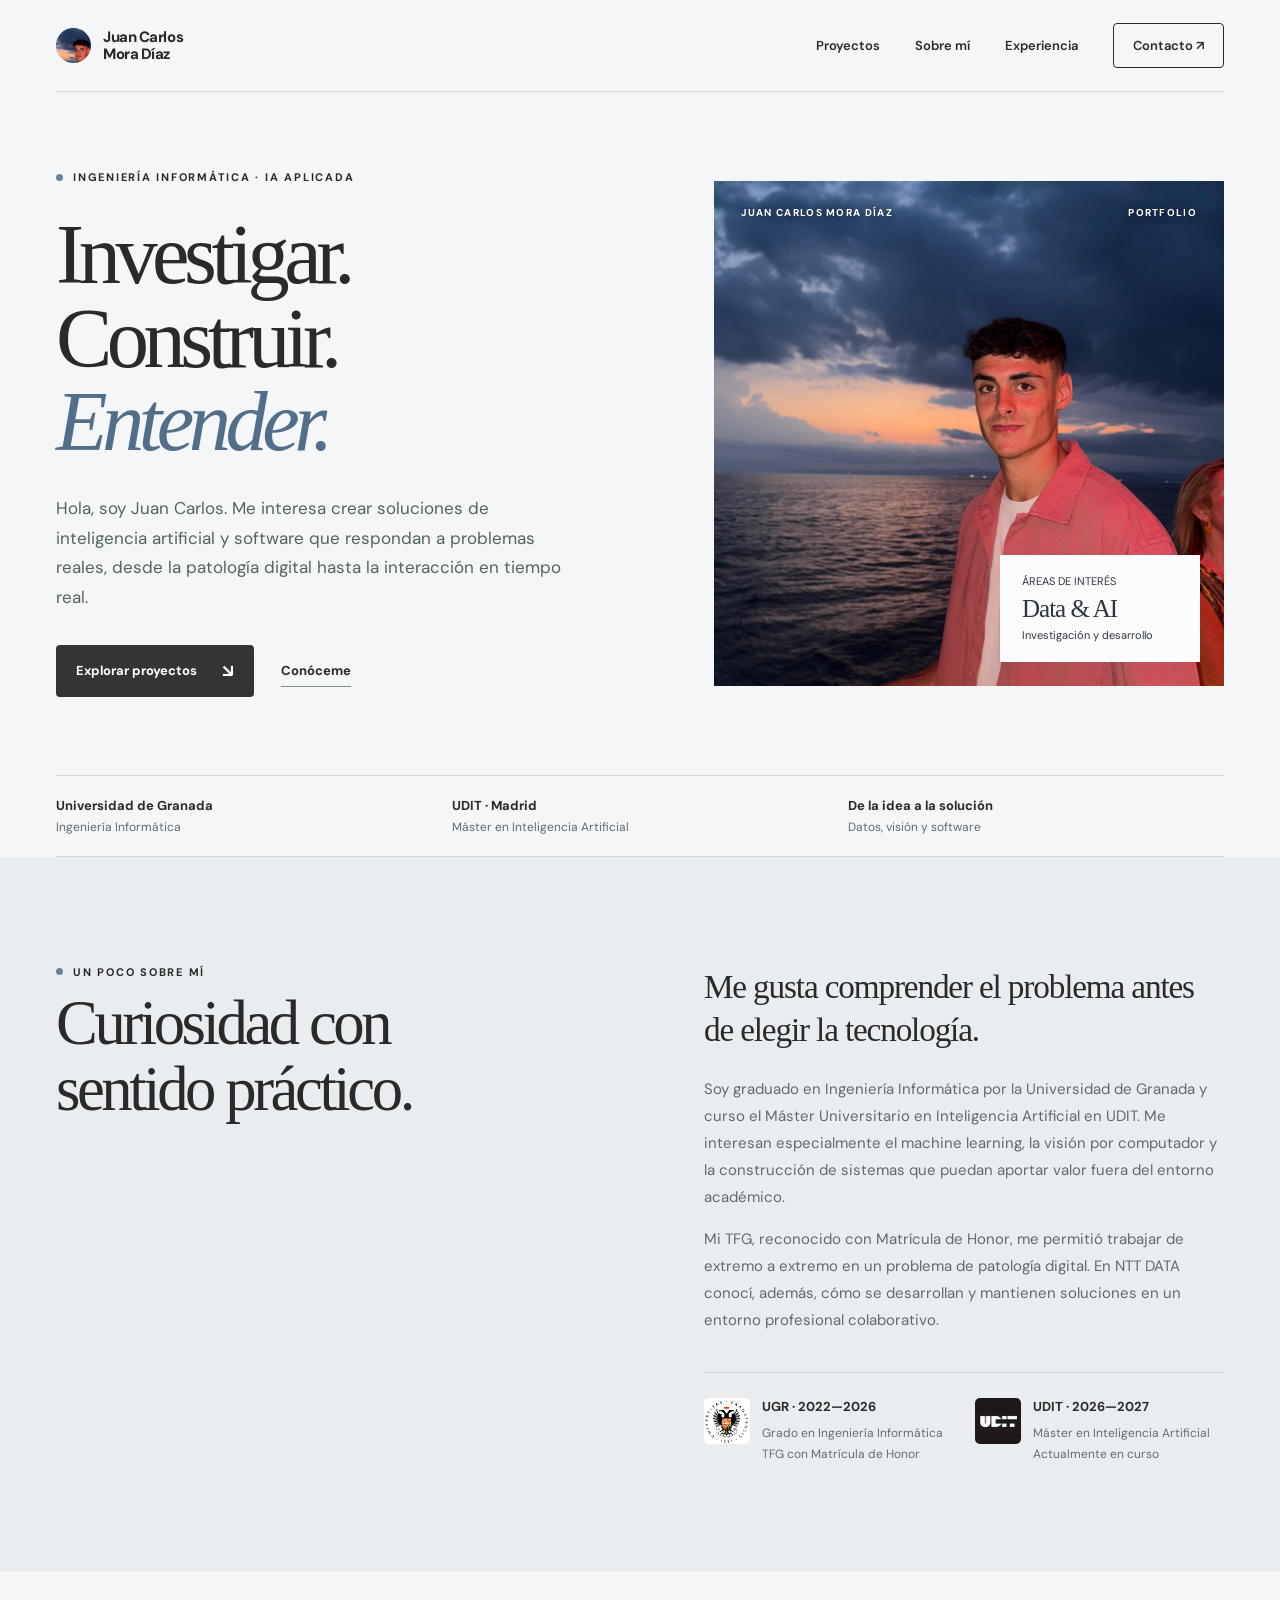
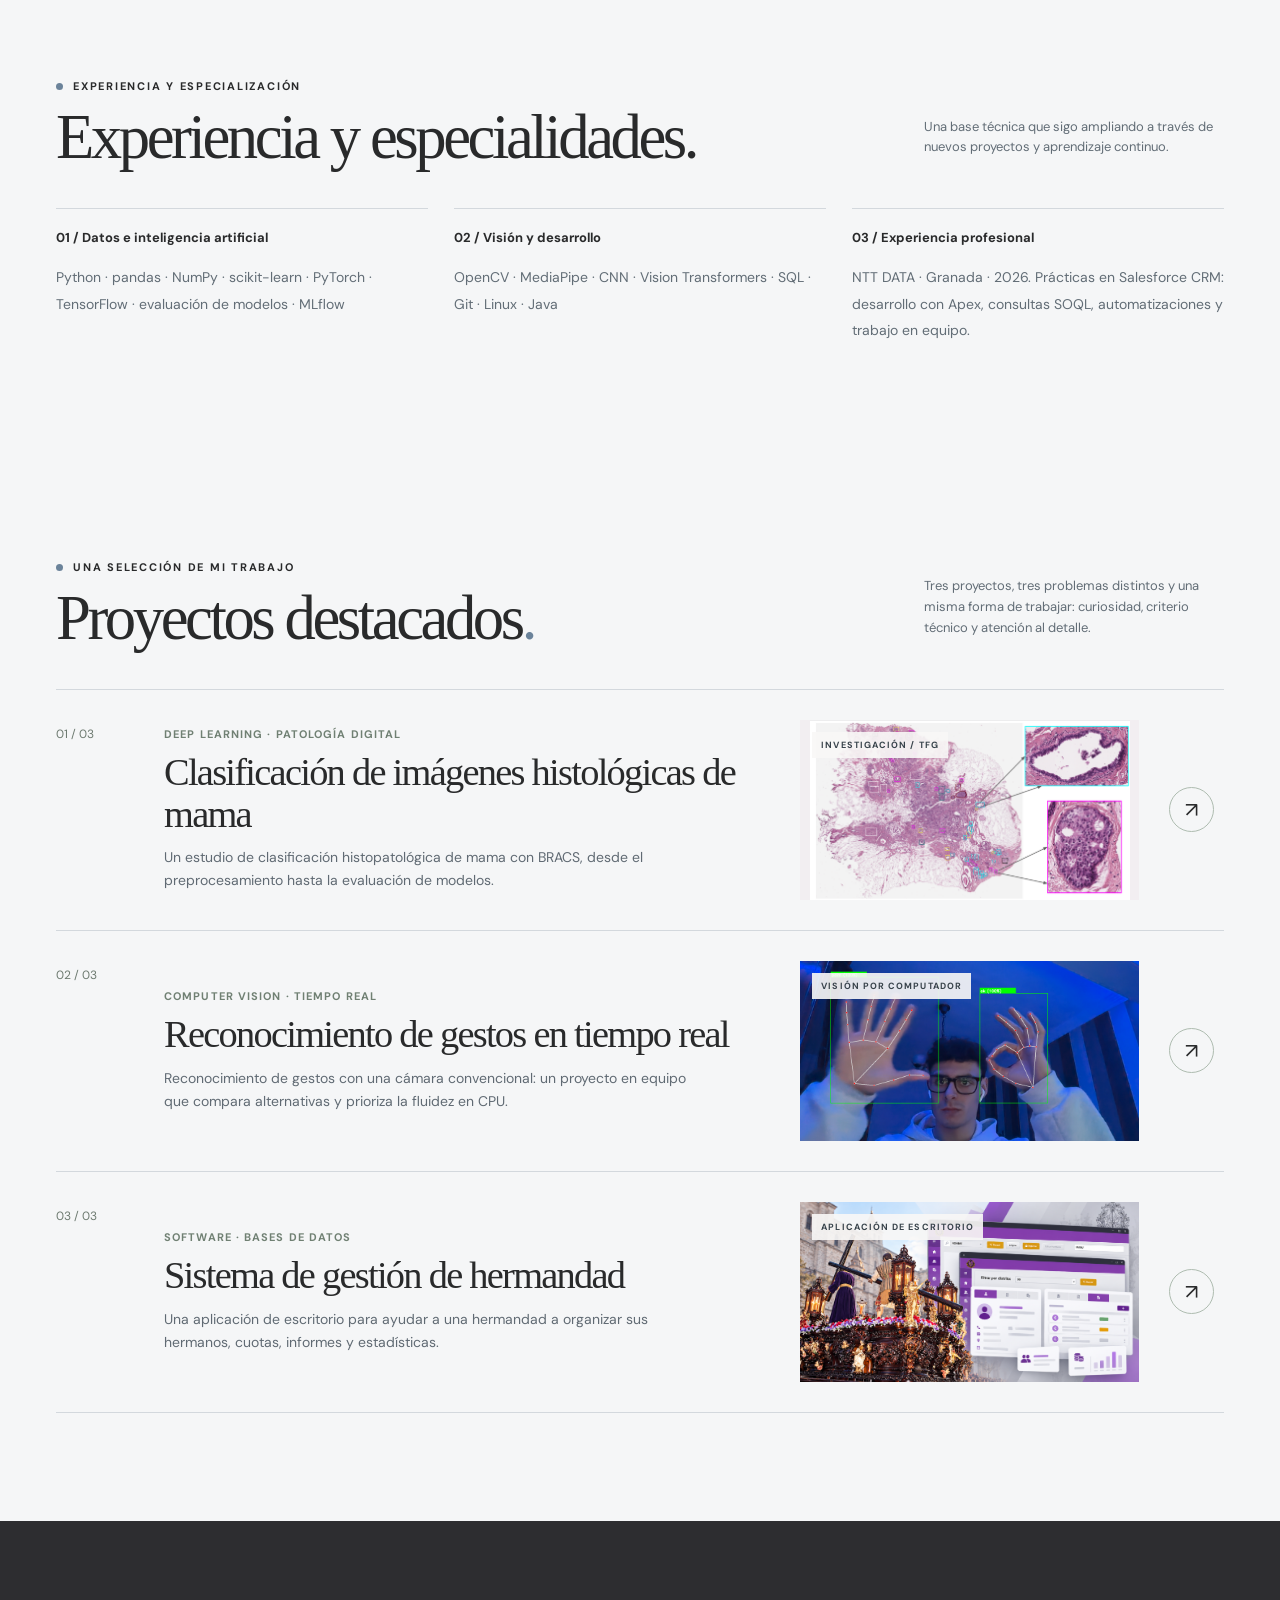
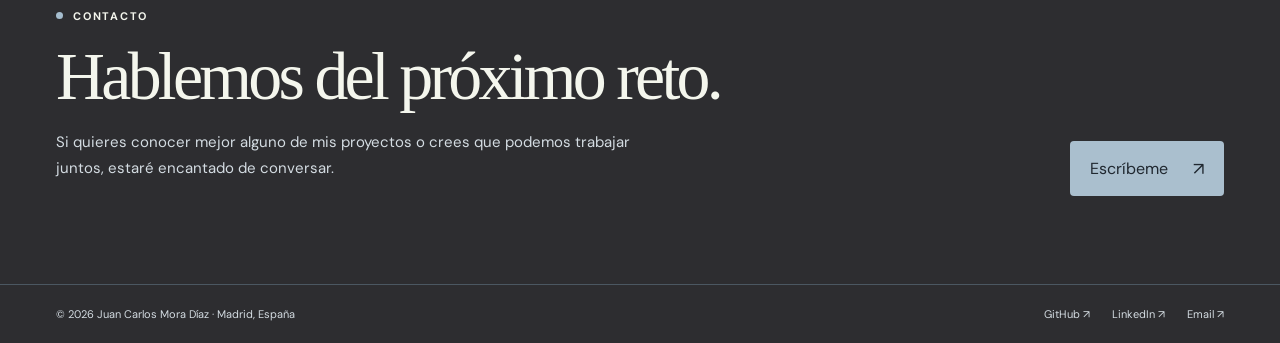
<file: index.html>
<!doctype html><html lang="es"><head><meta charset="utf-8"><meta name="viewport" content="width=device-width, initial-scale=1"><meta name="theme-color" content="#f5f5ef"><meta name="description" content="Portfolio de Juan Carlos Mora Díaz: inteligencia artificial, visión por computador y desarrollo de software."><title>Juan Carlos Mora Díaz | Data Science &amp; AI</title><link rel="stylesheet" href="styles.css"></head><body><a class="skip" href="#contenido">Saltar al contenido</a><header class="container topbar"><a class="brand" href="index.html" aria-label="Juan Carlos Mora, inicio"><span class="brand-mark profile-photo"><img src="assets/perfil/juan-carlos.jpg" alt=""></span><span>Juan Carlos<br>Mora Díaz</span></a><nav class="nav" aria-label="Navegación principal"><a href="index.html#proyectos">Proyectos</a><a href="index.html#sobre-mi">Sobre mí</a><a href="index.html#experiencia">Experiencia</a><a href="index.html#contacto" class="nav-contact">Contacto <span aria-hidden="true">↗</span></a></nav></header><main id="contenido"><section class="container hero"><div><div class="kicker">Ingeniería informática · IA aplicada</div><h1>Investigar.<br>Construir.<br><em>Entender.</em></h1><p class="hero-copy">Hola, soy Juan Carlos. Me interesa crear soluciones de inteligencia artificial y software que respondan a problemas reales, desde la patología digital hasta la interacción en tiempo real.</p><div class="hero-actions"><a class="button" href="#proyectos">Explorar proyectos <span class="arrow" aria-hidden="true">↘</span></a><a class="plain-link" href="#sobre-mi">Conóceme</a></div></div><div class="visual profile-hero"><img src="assets/perfil/juan-carlos.jpg" alt="Juan Carlos Mora Díaz"><div class="visual-label"><span>Juan Carlos Mora Díaz</span><span>Portfolio</span></div><div class="visual-stamp"><span>ÁREAS DE INTERÉS</span><strong>Data &amp; AI</strong>Investigación y desarrollo</div></div></section><div class="container hero-foot"><div><strong>Universidad de Granada</strong>Ingeniería Informática</div><div><strong>UDIT · Madrid</strong>Máster en Inteligencia Artificial</div><div><strong>De la idea a la solución</strong>Datos, visión y software</div></div><section class="about section" id="sobre-mi"><div class="container about-grid"><div><div class="kicker">Un poco sobre mí</div><h2 class="section-title">Curiosidad con<br>sentido práctico.</h2></div><div><p class="about-copy">Me gusta comprender el problema antes de elegir la tecnología.</p><p class="body-copy">Soy graduado en Ingeniería Informática por la Universidad de Granada y curso el Máster Universitario en Inteligencia Artificial en UDIT. Me interesan especialmente el machine learning, la visión por computador y la construcción de sistemas que puedan aportar valor fuera del entorno académico.</p><p class="body-copy">Mi TFG, reconocido con Matrícula de Honor, me permitió trabajar de extremo a extremo en un problema de patología digital. En NTT DATA conocí, además, cómo se desarrollan y mantienen soluciones en un entorno profesional colaborativo.</p><div class="credentials"><div class="education-entry"><span class="education-logo ugr-logo"><img src="assets/educacion/ugr.png" alt="Logo de la Universidad de Granada"></span><div><strong>UGR · 2022—2026</strong><span>Grado en Ingeniería Informática<br>TFG con Matrícula de Honor</span></div></div><div class="education-entry"><span class="education-logo udit-logo"><img src="assets/educacion/udit.png" alt="Logo de UDIT"></span><div><strong>UDIT · 2026—2027</strong><span>Máster en Inteligencia Artificial<br>Actualmente en curso</span></div></div></div></div></div></section><section class="container section" id="experiencia"><div class="section-heading"><div><div class="kicker">Experiencia y especialización</div><h2 class="section-title">Experiencia y especialidades.</h2></div><p class="section-note">Una base técnica que sigo ampliando a través de nuevos proyectos y aprendizaje continuo.</p></div><div class="skills"><div class="skill-group"><h3>01 / Datos e inteligencia artificial</h3><p>Python · pandas · NumPy · scikit-learn · PyTorch · TensorFlow · evaluación de modelos · MLflow</p></div><div class="skill-group"><h3>02 / Visión y desarrollo</h3><p>OpenCV · MediaPipe · CNN · Vision Transformers · SQL · Git · Linux · Java</p></div><div class="skill-group"><h3>03 / Experiencia profesional</h3><p>NTT DATA · Granada · 2026. Prácticas en Salesforce CRM: desarrollo con Apex, consultas SOQL, automatizaciones y trabajo en equipo.</p></div></div></section><section class="container section" id="proyectos"><div class="section-heading"><div><div class="kicker">Una selección de mi trabajo</div><h2 class="section-title">Proyectos destacados<span style="color:#819c7c">.</span></h2></div><p class="section-note">Tres proyectos, tres problemas distintos y una misma forma de trabajar: curiosidad, criterio técnico y atención al detalle.</p></div><div class="project-list"><a class="project" href="proyectos/bracs.html"><span class="project-index">01 / 03</span><div class="project-content"><div class="project-meta">Deep Learning · Patología digital</div><h3>Clasificación de imágenes histológicas de mama</h3><p>Un estudio de clasificación histopatológica de mama con BRACS, desde el preprocesamiento hasta la evaluación de modelos.</p></div><div class="project-art art-bracs project-photo"><img src="assets/tfg/bracs-wsi.png" alt="Imagen histológica del conjunto BRACS con regiones de interés"><small>Investigación / TFG</small></div><span class="project-arrow" aria-hidden="true">↗</span></a><a class="project" href="proyectos/gestos.html"><span class="project-index">02 / 03</span><div class="project-content"><div class="project-meta">Computer Vision · Tiempo real</div><h3>Reconocimiento de gestos en tiempo real</h3><p>Reconocimiento de gestos con una cámara convencional: un proyecto en equipo que compara alternativas y prioriza la fluidez en CPU.</p></div><div class="project-art art-hand project-photo gesture-cover-card"><img src="assets/gestos/portada.png" alt="Demostración de reconocimiento simultáneo de gestos de las manos"><small>Visión por computador</small></div><span class="project-arrow" aria-hidden="true">↗</span></a><a class="project" href="proyectos/hermandad.html"><span class="project-index">03 / 03</span><div class="project-content"><div class="project-meta">Software · Bases de datos</div><h3>Sistema de gestión de hermandad</h3><p>Una aplicación de escritorio para ayudar a una hermandad a organizar sus hermanos, cuotas, informes y estadísticas.</p></div><div class="project-art project-photo hermandad-card"><img src="assets/hermandad/portada-collage.png" alt="Composición ilustrativa de la hermandad y su aplicación de gestión"><small>Aplicación de escritorio</small></div><span class="project-arrow" aria-hidden="true">↗</span></a></div></section><section class="contact" id="contacto"><div class="container contact-grid"><div><div class="kicker">Contacto</div><h2>Hablemos del próximo reto.</h2><p>Si quieres conocer mejor alguno de mis proyectos o crees que podemos trabajar juntos, estaré encantado de conversar.</p></div><a class="button button-light" href="mailto:jcarlosmoradiaz2@gmail.com">Escríbeme <span class="arrow" aria-hidden="true">↗</span></a></div></section></main><footer class="footer"><div class="container footer-content"><span>© 2026 Juan Carlos Mora Díaz · Madrid, España</span><div class="footer-links"><a href="https://github.com/juancarlosmoradiaz" target="_blank" rel="noopener noreferrer">GitHub ↗</a><a href="https://www.linkedin.com/in/juancarlosmoradiaz/" target="_blank" rel="noopener noreferrer">LinkedIn ↗</a><a href="mailto:jcarlosmoradiaz2@gmail.com">Email ↗</a></div></div></footer></body></html>
</file>
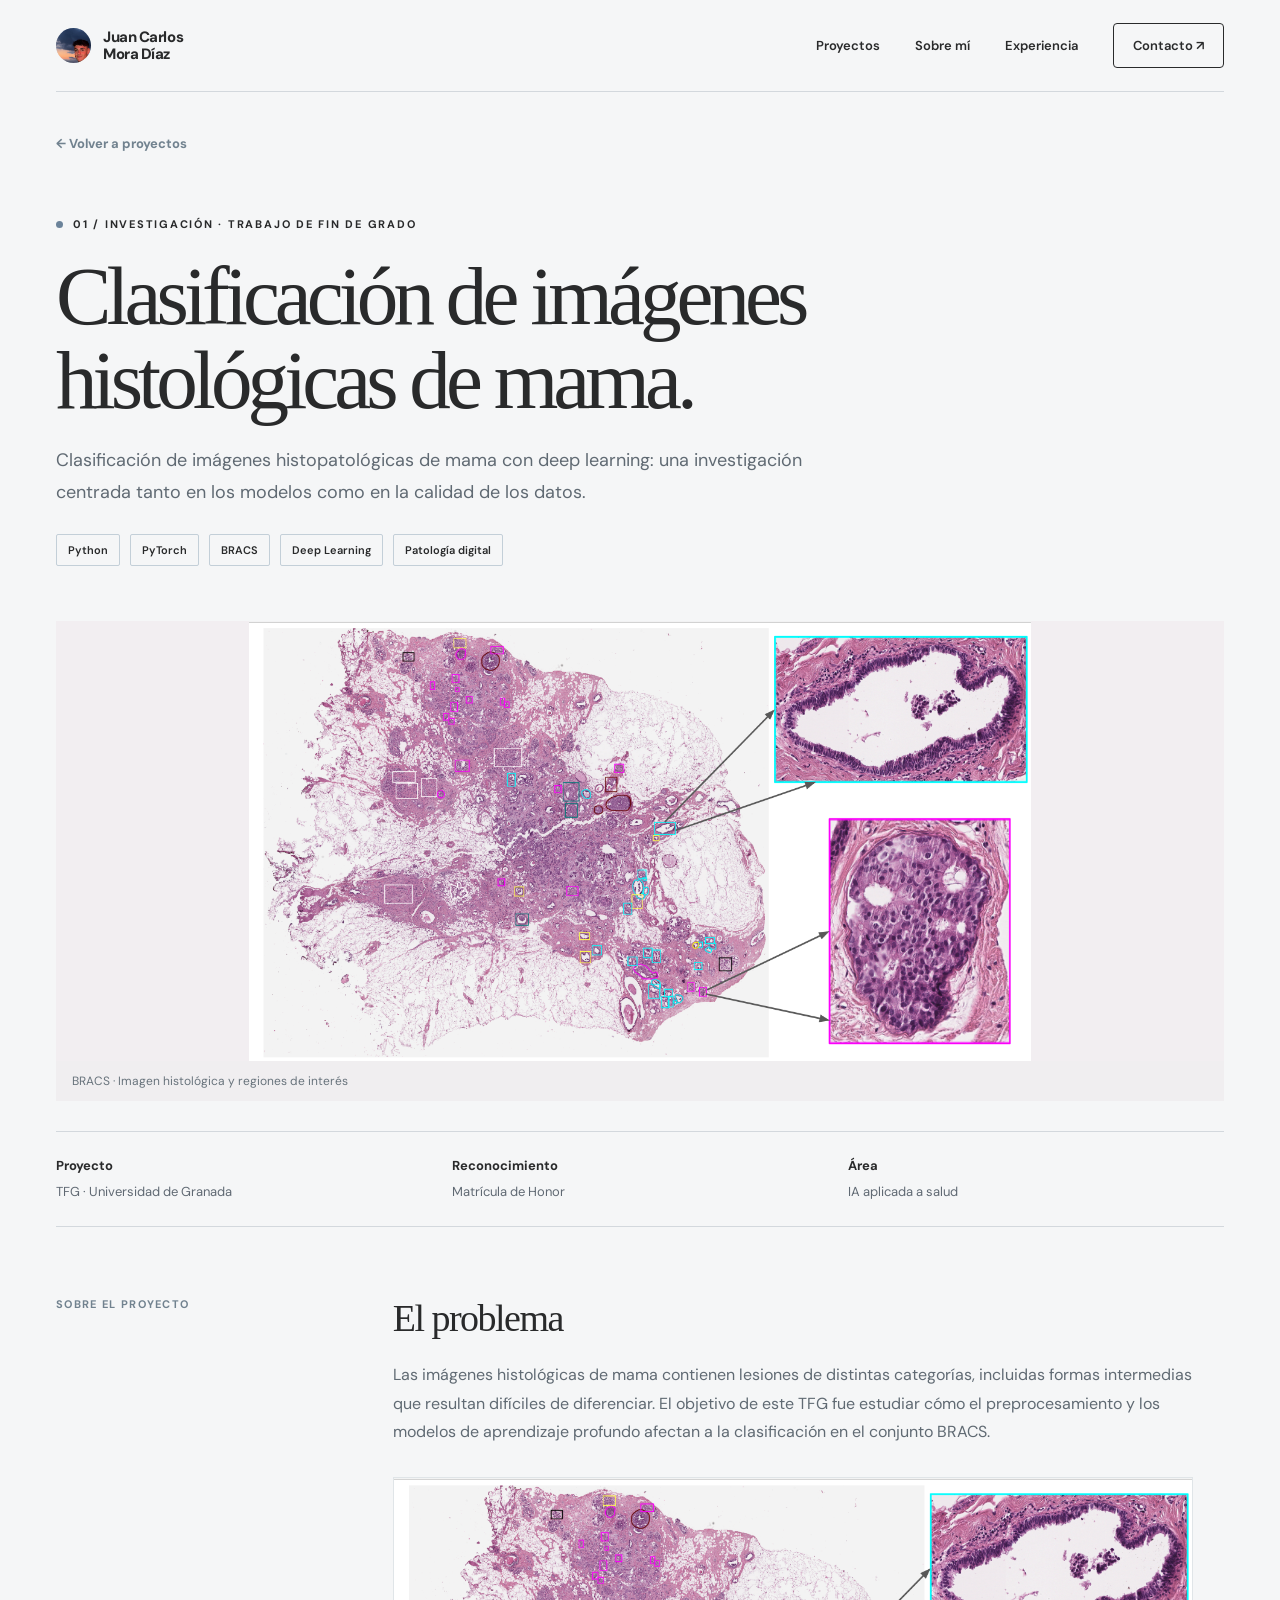
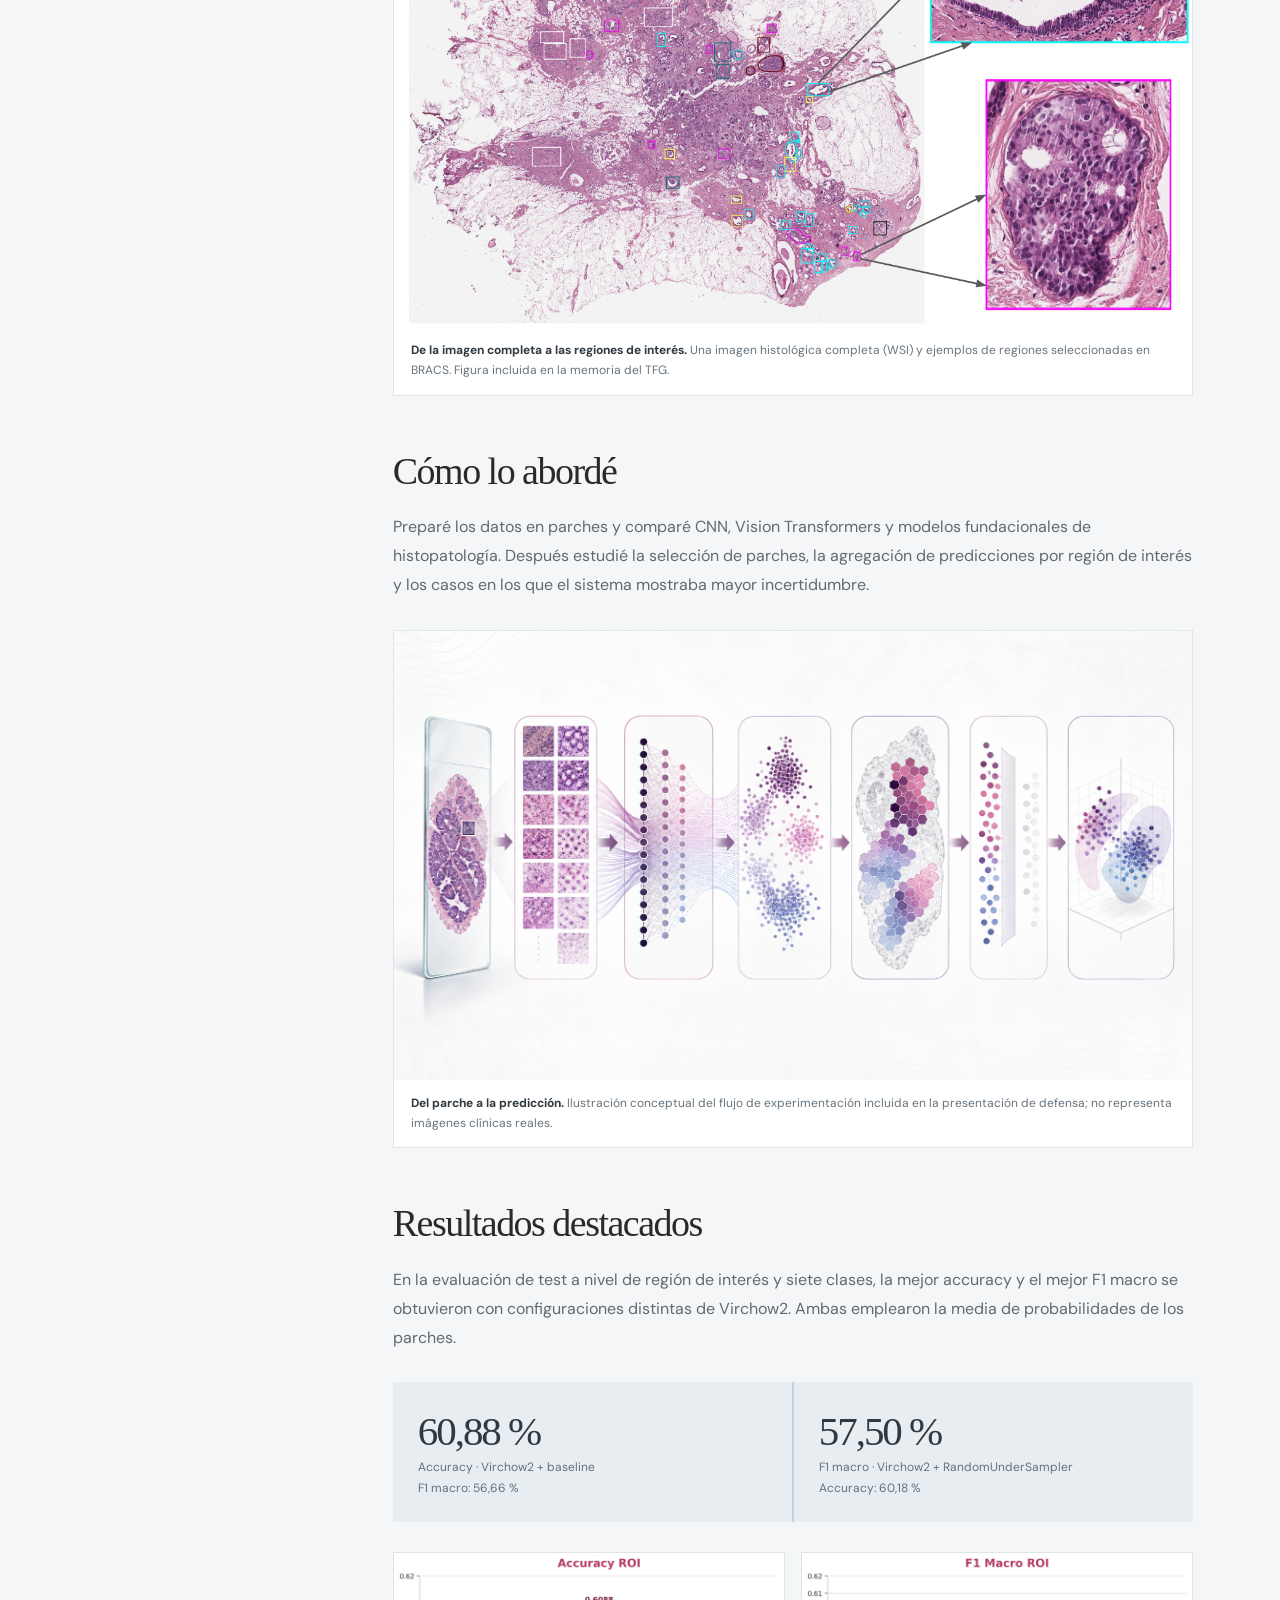
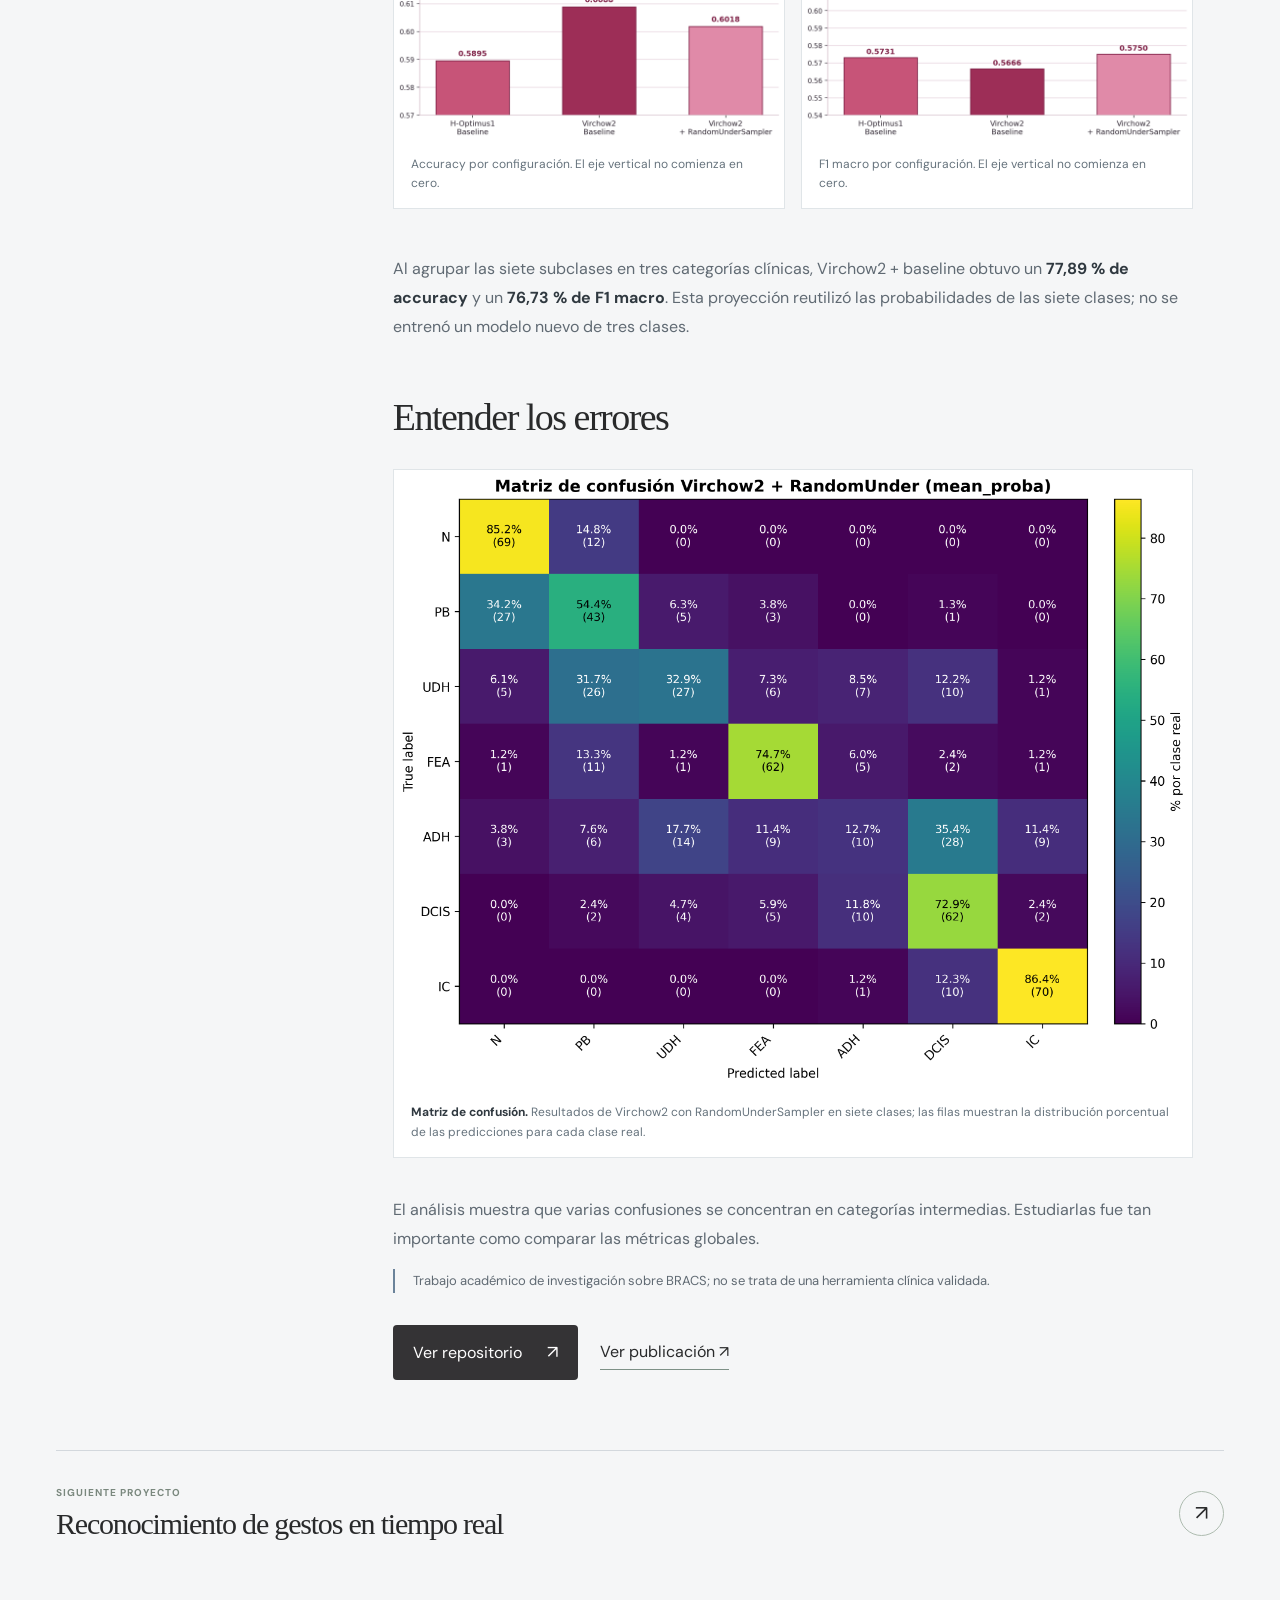
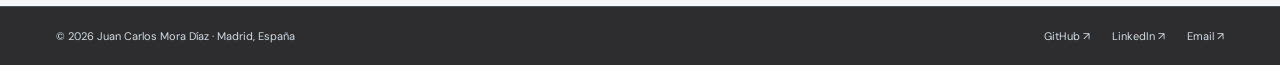
<file: proyectos/bracs.html>
<!doctype html><html lang="es"><head><meta charset="utf-8"><meta name="viewport" content="width=device-width, initial-scale=1"><meta name="theme-color" content="#f5f5ef"><meta name="description" content="Clasificación de imágenes histopatológicas de mama con deep learning: una investigación centrada tanto en los modelos como en la calidad de los datos."><title>Clasificación de imágenes histológicas de mama. | Juan Carlos Mora</title><link rel="stylesheet" href="../styles.css"></head><body><a class="skip" href="#contenido">Saltar al contenido</a><header class="container topbar"><a class="brand" href="../index.html" aria-label="Juan Carlos Mora, inicio"><span class="brand-mark profile-photo"><img src="../assets/perfil/juan-carlos.jpg" alt=""></span><span>Juan Carlos<br>Mora Díaz</span></a><nav class="nav" aria-label="Navegación principal"><a href="../index.html#proyectos">Proyectos</a><a href="../index.html#sobre-mi">Sobre mí</a><a href="../index.html#experiencia">Experiencia</a><a href="../index.html#contacto" class="nav-contact">Contacto <span aria-hidden="true">↗</span></a></nav></header><main id="contenido" class="container"><a class="case-back" href="../index.html#proyectos">← Volver a proyectos</a><section class="case-head"><div class="kicker">01 / Investigación · Trabajo de Fin de Grado</div><h1>Clasificación de imágenes histológicas de mama.</h1><p class="case-lead">Clasificación de imágenes histopatológicas de mama con deep learning: una investigación centrada tanto en los modelos como en la calidad de los datos.</p><div class="case-tags"><span>Python</span><span>PyTorch</span><span>BRACS</span><span>Deep Learning</span><span>Patología digital</span></div></section><figure class="tfg-cover"><img src="../assets/tfg/bracs-wsi.png" alt="Imagen histológica BRACS y ampliaciones de regiones de interés"><figcaption>BRACS · Imagen histológica y regiones de interés</figcaption></figure><div class="case-strip"><div><strong>Proyecto</strong><span>TFG · Universidad de Granada</span></div><div><strong>Reconocimiento</strong><span>Matrícula de Honor</span></div><div><strong>Área</strong><span>IA aplicada a salud</span></div></div><div class="case-layout"><aside class="case-aside">Sobre el proyecto</aside><article class="case-content"><h2>El problema</h2><p>Las imágenes histológicas de mama contienen lesiones de distintas categorías, incluidas formas intermedias que resultan difíciles de diferenciar. El objetivo de este TFG fue estudiar cómo el preprocesamiento y los modelos de aprendizaje profundo afectan a la clasificación en el conjunto BRACS.</p>
<figure class="tfg-figure"><img src="../assets/tfg/bracs-wsi.png" alt="Imagen histológica completa de BRACS con ampliaciones de dos regiones de interés" loading="lazy"><figcaption><strong>De la imagen completa a las regiones de interés.</strong> Una imagen histológica completa (WSI) y ejemplos de regiones seleccionadas en BRACS. Figura incluida en la memoria del TFG.</figcaption></figure>
<h2>Cómo lo abordé</h2><p>Preparé los datos en parches y comparé CNN, Vision Transformers y modelos fundacionales de histopatología. Después estudié la selección de parches, la agregación de predicciones por región de interés y los casos en los que el sistema mostraba mayor incertidumbre.</p>
<figure class="tfg-figure"><img src="../assets/tfg/pipeline-conceptual.png" alt="Ilustración conceptual del flujo de análisis desde una muestra histológica hasta su clasificación" loading="lazy"><figcaption><strong>Del parche a la predicción.</strong> Ilustración conceptual del flujo de experimentación incluida en la presentación de defensa; no representa imágenes clínicas reales.</figcaption></figure>
<h2>Resultados destacados</h2><p>En la evaluación de test a nivel de región de interés y siete clases, la mejor accuracy y el mejor F1 macro se obtuvieron con configuraciones distintas de Virchow2. Ambas emplearon la media de probabilidades de los parches.</p>
<div class="metric-grid"><div class="metric"><strong>60,88 %</strong><span>Accuracy · Virchow2 + baseline<br>F1 macro: 56,66 %</span></div><div class="metric"><strong>57,50 %</strong><span>F1 macro · Virchow2 + RandomUnderSampler<br>Accuracy: 60,18 %</span></div></div>
<div class="tfg-figures"><figure class="tfg-figure"><img src="../assets/tfg/accuracy-roi.png" alt="Comparación de accuracy de tres configuraciones a nivel de región de interés" loading="lazy"><figcaption>Accuracy por configuración. El eje vertical no comienza en cero.</figcaption></figure><figure class="tfg-figure"><img src="../assets/tfg/f1-roi.png" alt="Comparación de F1 macro de tres configuraciones a nivel de región de interés" loading="lazy"><figcaption>F1 macro por configuración. El eje vertical no comienza en cero.</figcaption></figure></div>
<p>Al agrupar las siete subclases en tres categorías clínicas, Virchow2 + baseline obtuvo un <strong>77,89 % de accuracy</strong> y un <strong>76,73 % de F1 macro</strong>. Esta proyección reutilizó las probabilidades de las siete clases; no se entrenó un modelo nuevo de tres clases.</p>
<h2>Entender los errores</h2><figure class="tfg-figure"><img src="../assets/tfg/matriz-virchow2.png" alt="Matriz de confusión normalizada de Virchow2 con RandomUnderSampler a nivel de región de interés" loading="lazy"><figcaption><strong>Matriz de confusión.</strong> Resultados de Virchow2 con RandomUnderSampler en siete clases; las filas muestran la distribución porcentual de las predicciones para cada clase real.</figcaption></figure><p>El análisis muestra que varias confusiones se concentran en categorías intermedias. Estudiarlas fue tan importante como comparar las métricas globales.</p><p class="notice">Trabajo académico de investigación sobre BRACS; no se trata de una herramienta clínica validada.</p><div class="case-links"><a class="button" href="https://github.com/juancarlosmoradiaz/TFG-BRACS" target="_blank" rel="noopener noreferrer">Ver repositorio <span class="arrow" aria-hidden="true">↗</span></a><a class="plain-link" href="https://es.linkedin.com/in/juancarlosmoradiaz" target="_blank" rel="noopener noreferrer">Ver publicación ↗</a></div></article></div><a class="next-case" href="gestos.html"><span><small>Siguiente proyecto</small><strong>Reconocimiento de gestos en tiempo real</strong></span><span class="project-arrow" aria-hidden="true">↗</span></a></main><footer class="footer"><div class="container footer-content"><span>© 2026 Juan Carlos Mora Díaz · Madrid, España</span><div class="footer-links"><a href="https://github.com/juancarlosmoradiaz" target="_blank" rel="noopener noreferrer">GitHub ↗</a><a href="https://www.linkedin.com/in/juancarlosmoradiaz/" target="_blank" rel="noopener noreferrer">LinkedIn ↗</a><a href="mailto:jcarlosmoradiaz2@gmail.com">Email ↗</a></div></div></footer></body></html>
</file>
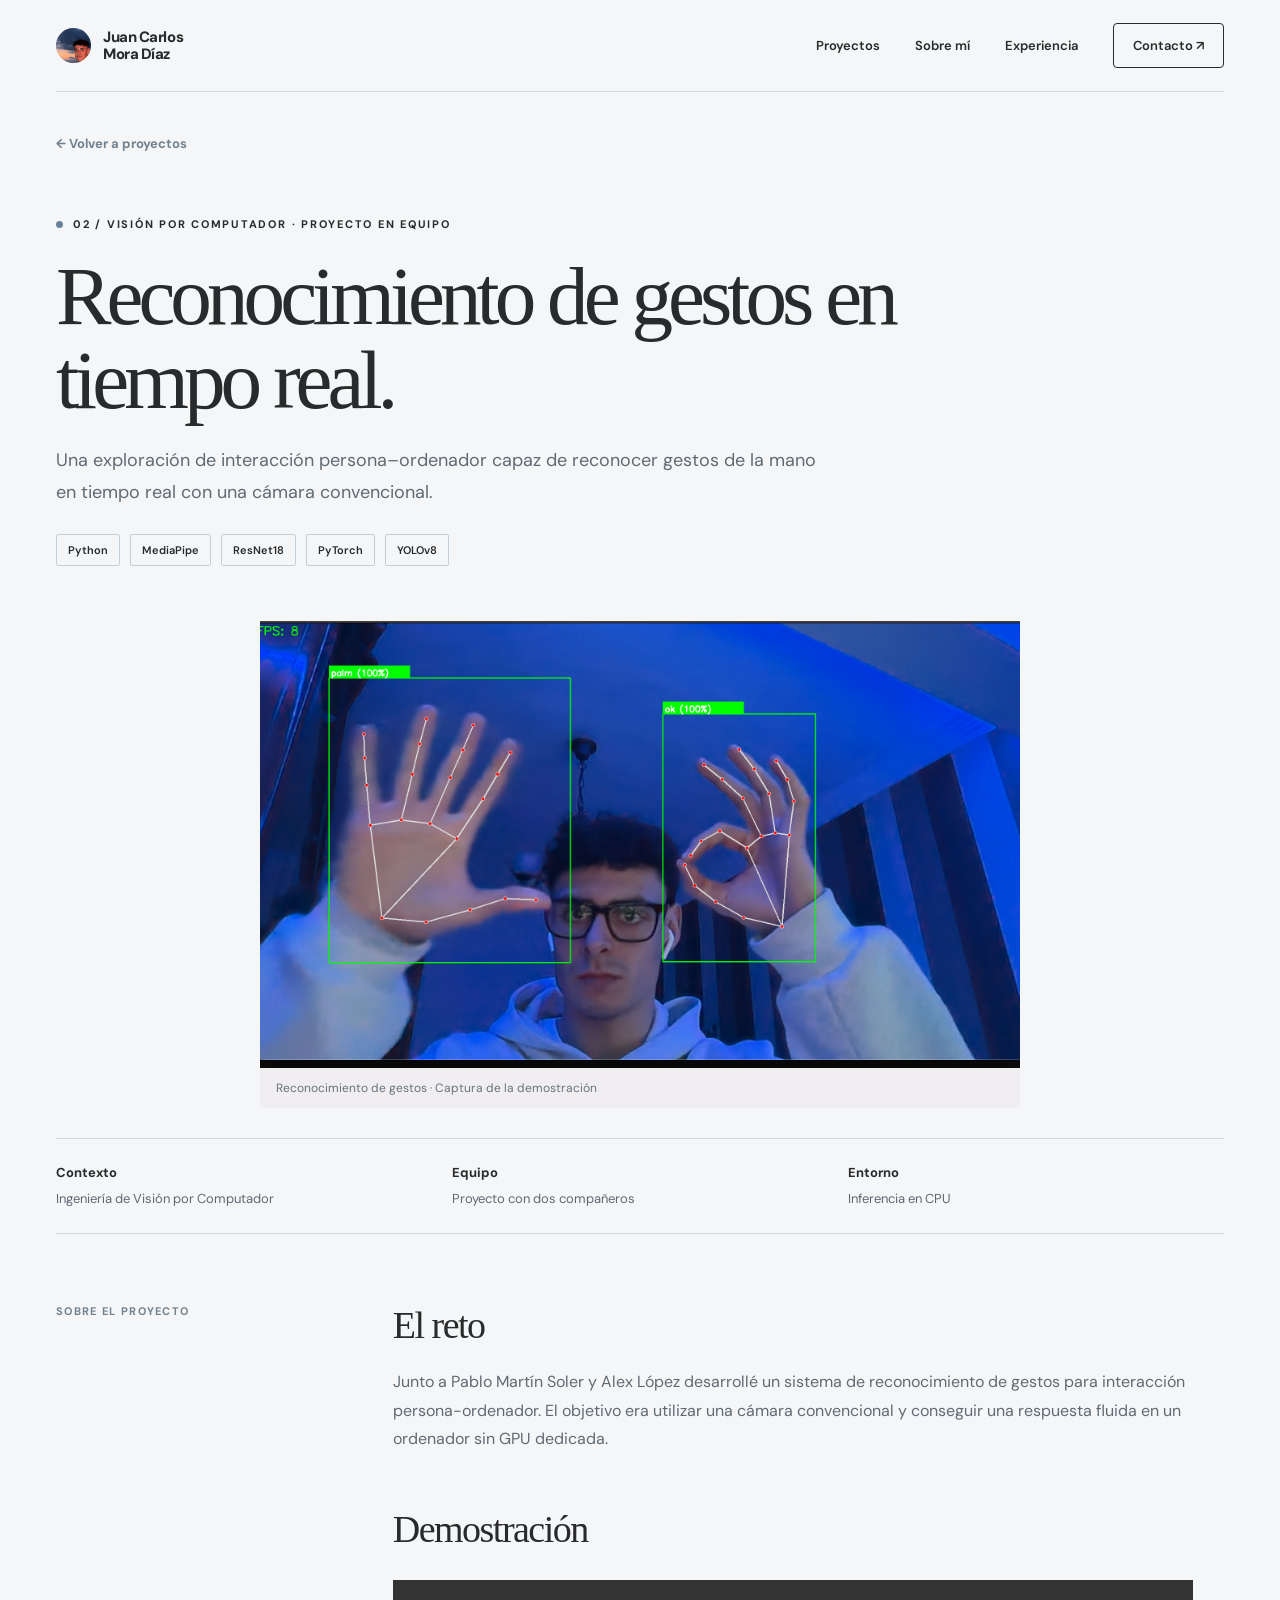
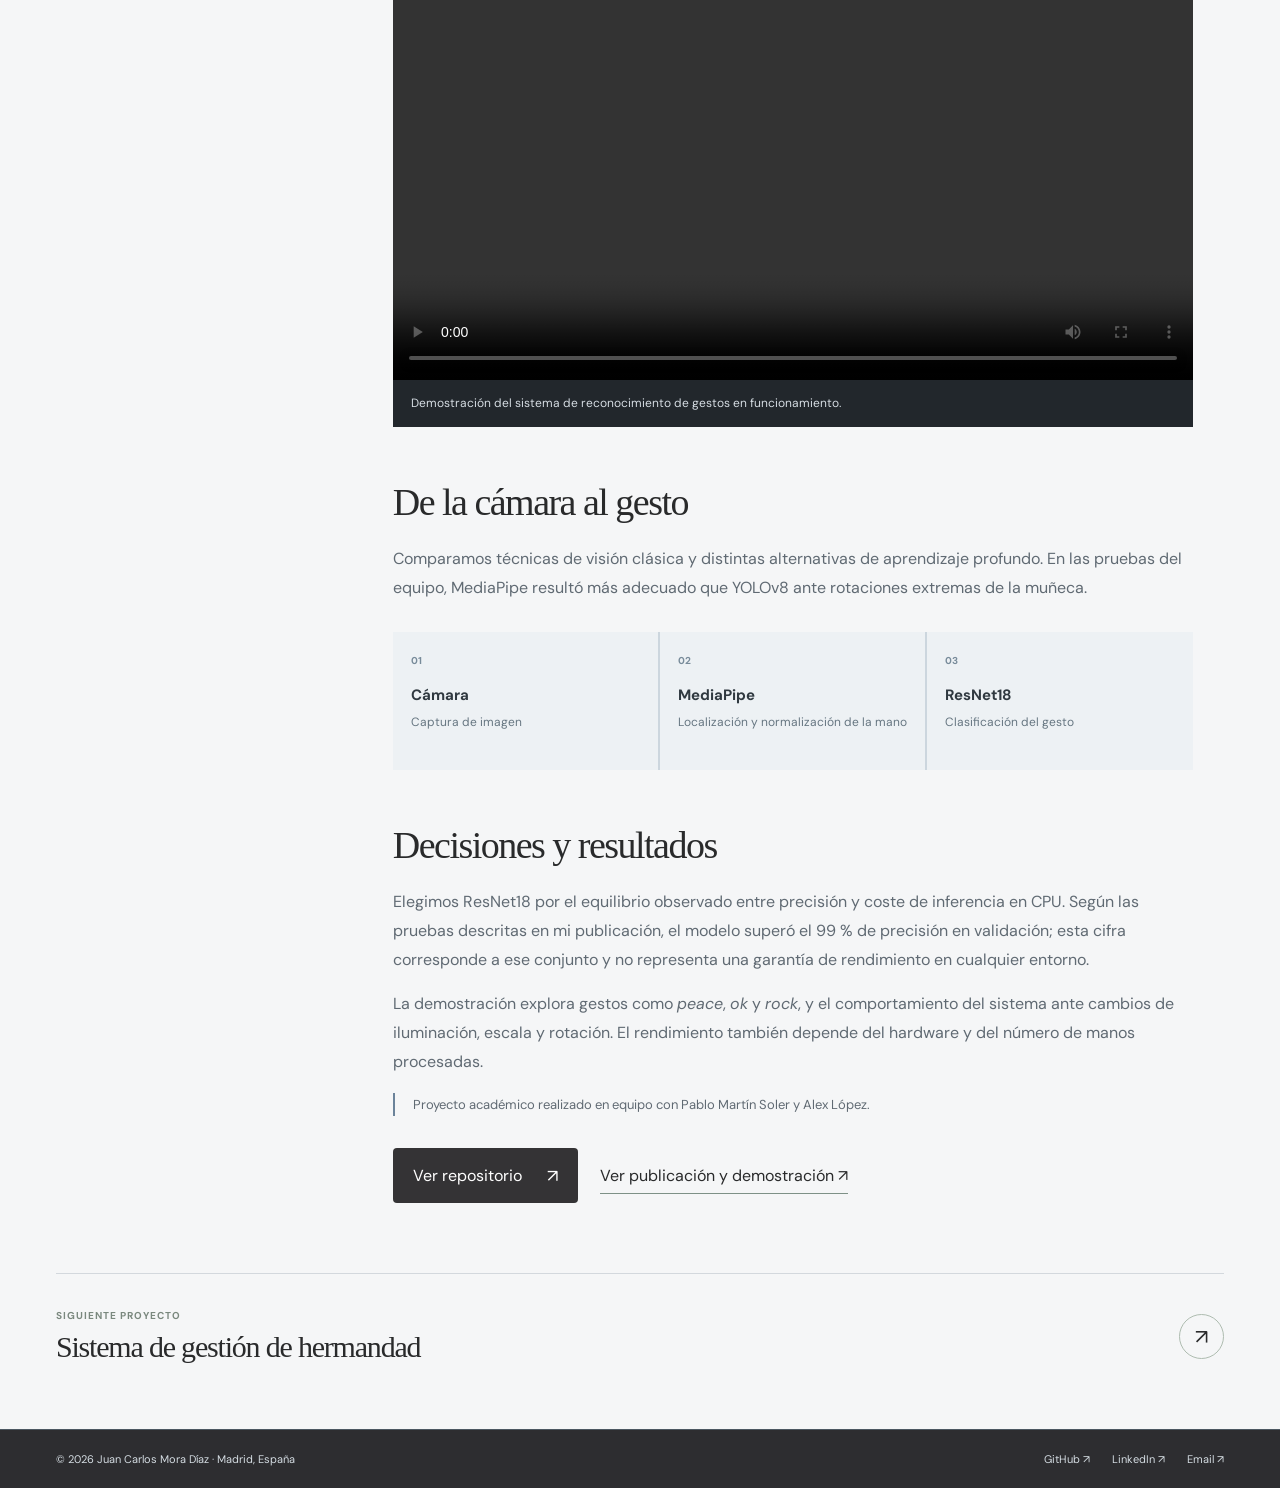
<file: proyectos/gestos.html>
<!doctype html><html lang="es"><head><meta charset="utf-8"><meta name="viewport" content="width=device-width, initial-scale=1"><meta name="theme-color" content="#f5f5ef"><meta name="description" content="Una exploración de interacción persona–ordenador capaz de reconocer gestos de la mano en tiempo real con una cámara convencional."><title>Reconocimiento de gestos en tiempo real. | Juan Carlos Mora</title><link rel="stylesheet" href="../styles.css"></head><body><a class="skip" href="#contenido">Saltar al contenido</a><header class="container topbar"><a class="brand" href="../index.html" aria-label="Juan Carlos Mora, inicio"><span class="brand-mark profile-photo"><img src="../assets/perfil/juan-carlos.jpg" alt=""></span><span>Juan Carlos<br>Mora Díaz</span></a><nav class="nav" aria-label="Navegación principal"><a href="../index.html#proyectos">Proyectos</a><a href="../index.html#sobre-mi">Sobre mí</a><a href="../index.html#experiencia">Experiencia</a><a href="../index.html#contacto" class="nav-contact">Contacto <span aria-hidden="true">↗</span></a></nav></header><main id="contenido" class="container"><a class="case-back" href="../index.html#proyectos">← Volver a proyectos</a><section class="case-head"><div class="kicker">02 / Visión por computador · Proyecto en equipo</div><h1>Reconocimiento de gestos en tiempo real.</h1><p class="case-lead">Una exploración de interacción persona–ordenador capaz de reconocer gestos de la mano en tiempo real con una cámara convencional.</p><div class="case-tags"><span>Python</span><span>MediaPipe</span><span>ResNet18</span><span>PyTorch</span><span>YOLOv8</span></div></section><figure class="tfg-cover gesture-cover"><div class="gesture-cover-media"><img src="../assets/gestos/portada.png" alt="Captura de la detección de dos gestos de la mano en tiempo real"></div><figcaption>Reconocimiento de gestos · Captura de la demostración</figcaption></figure><div class="case-strip"><div><strong>Contexto</strong><span>Ingeniería de Visión por Computador</span></div><div><strong>Equipo</strong><span>Proyecto con dos compañeros</span></div><div><strong>Entorno</strong><span>Inferencia en CPU</span></div></div><div class="case-layout"><aside class="case-aside">Sobre el proyecto</aside><article class="case-content"><h2>El reto</h2><p>Junto a Pablo Martín Soler y Alex López desarrollé un sistema de reconocimiento de gestos para interacción persona-ordenador. El objetivo era utilizar una cámara convencional y conseguir una respuesta fluida en un ordenador sin GPU dedicada.</p>
<h2>Demostración</h2><figure class="gesture-demo"><video controls playsinline preload="metadata" aria-label="Vídeo de demostración del reconocimiento de gestos"><source src="../assets/gestos/demo.mp4" type="video/mp4">Tu navegador no puede reproducir este vídeo. <a href="../assets/gestos/demo.mp4">Abrir vídeo</a>.</video><figcaption>Demostración del sistema de reconocimiento de gestos en funcionamiento.</figcaption></figure>
<h2>De la cámara al gesto</h2><p>Comparamos técnicas de visión clásica y distintas alternativas de aprendizaje profundo. En las pruebas del equipo, MediaPipe resultó más adecuado que YOLOv8 ante rotaciones extremas de la muñeca.</p><div class="gesture-flow" aria-label="Flujo del sistema"><div><small>01</small><strong>Cámara</strong><span>Captura de imagen</span></div><div><small>02</small><strong>MediaPipe</strong><span>Localización y normalización de la mano</span></div><div><small>03</small><strong>ResNet18</strong><span>Clasificación del gesto</span></div></div>
<h2>Decisiones y resultados</h2><p>Elegimos ResNet18 por el equilibrio observado entre precisión y coste de inferencia en CPU. Según las pruebas descritas en mi publicación, el modelo superó el 99 % de precisión en validación; esta cifra corresponde a ese conjunto y no representa una garantía de rendimiento en cualquier entorno.</p><p>La demostración explora gestos como <em>peace</em>, <em>ok</em> y <em>rock</em>, y el comportamiento del sistema ante cambios de iluminación, escala y rotación. El rendimiento también depende del hardware y del número de manos procesadas.</p><p class="notice">Proyecto académico realizado en equipo con Pablo Martín Soler y Alex López.</p><div class="case-links"><a class="button" href="https://github.com/pablomarsol10/Reconocimiento-Automatico-de-Gestos-en-Tiempo-Real" target="_blank" rel="noopener noreferrer">Ver repositorio <span class="arrow" aria-hidden="true">↗</span></a><a class="plain-link" href="https://es.linkedin.com/posts/juancarlosmoradiaz_computervision-machinelearning-deeplearning-activity-7417875738269356032-VBXz" target="_blank" rel="noopener noreferrer">Ver publicación y demostración ↗</a></div></article></div><a class="next-case" href="hermandad.html"><span><small>Siguiente proyecto</small><strong>Sistema de gestión de hermandad</strong></span><span class="project-arrow" aria-hidden="true">↗</span></a></main><footer class="footer"><div class="container footer-content"><span>© 2026 Juan Carlos Mora Díaz · Madrid, España</span><div class="footer-links"><a href="https://github.com/juancarlosmoradiaz" target="_blank" rel="noopener noreferrer">GitHub ↗</a><a href="https://www.linkedin.com/in/juancarlosmoradiaz/" target="_blank" rel="noopener noreferrer">LinkedIn ↗</a><a href="mailto:jcarlosmoradiaz2@gmail.com">Email ↗</a></div></div></footer></body></html>
</file>
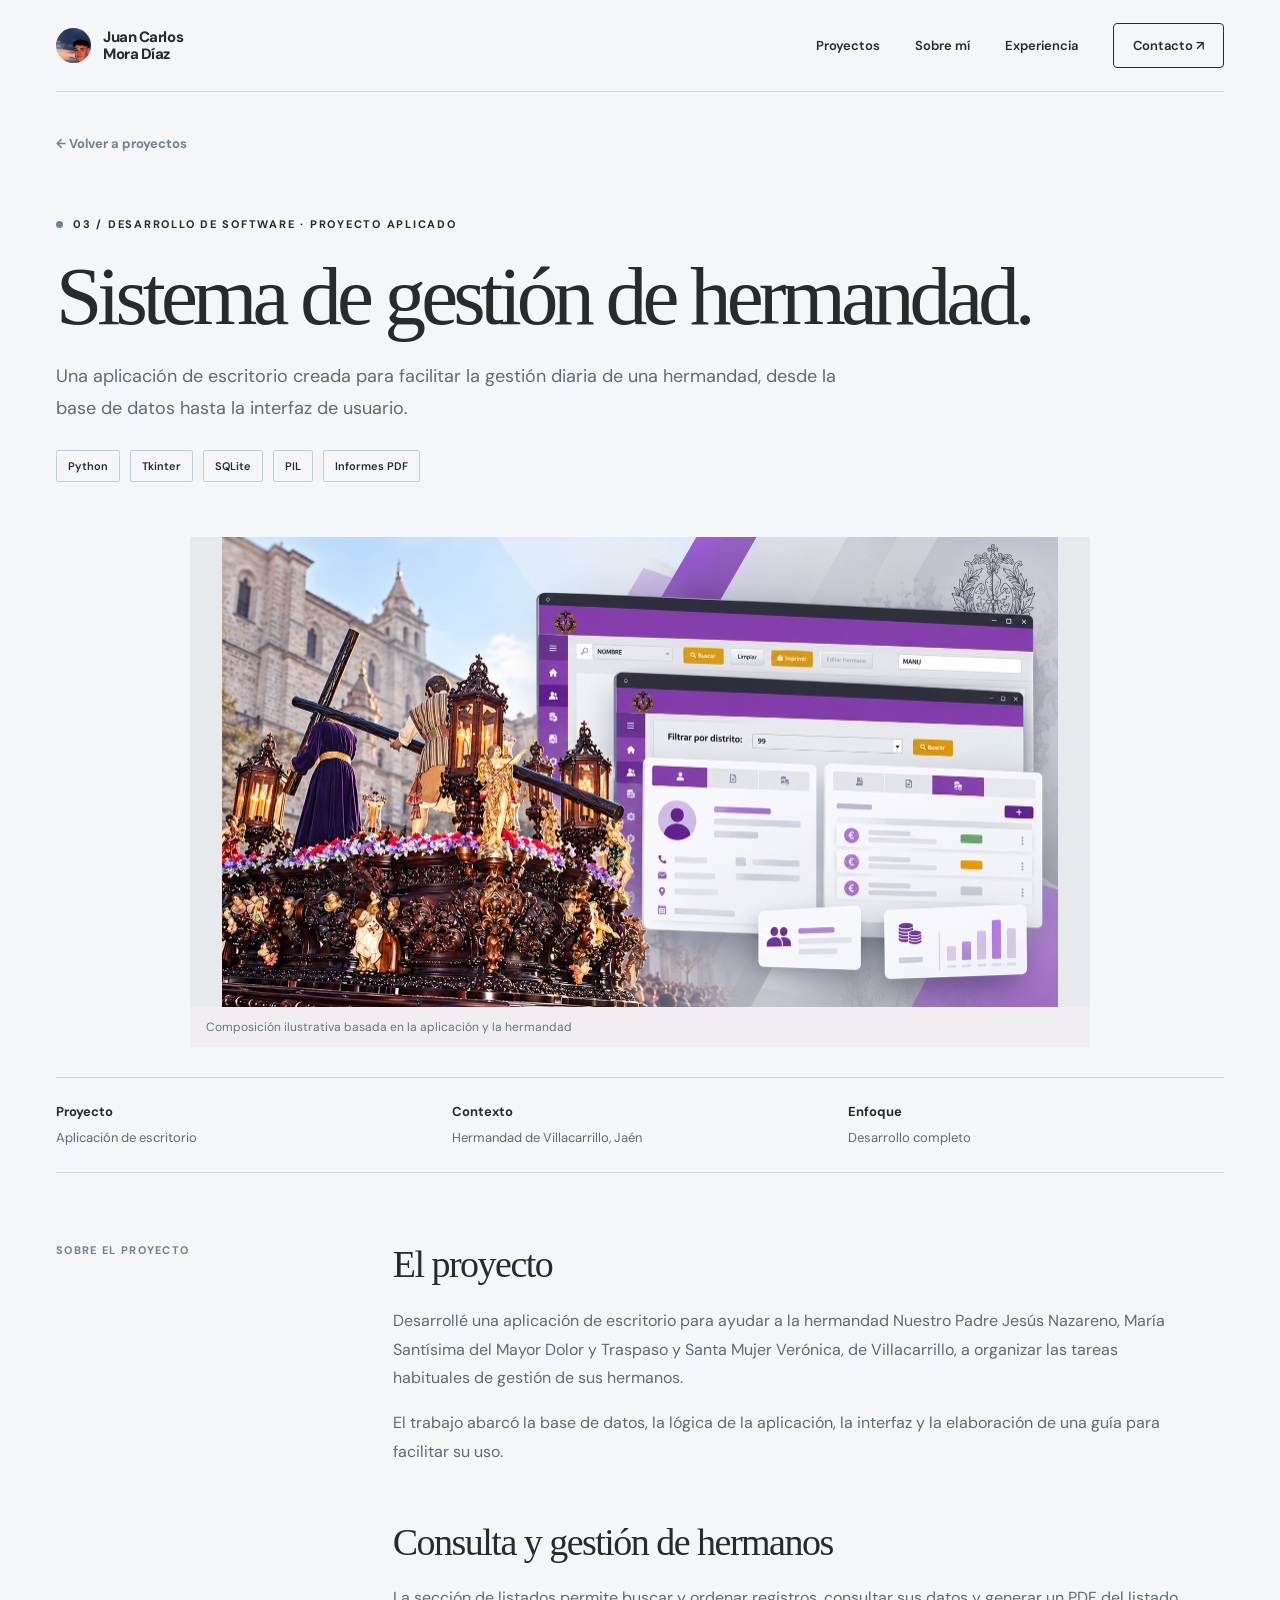
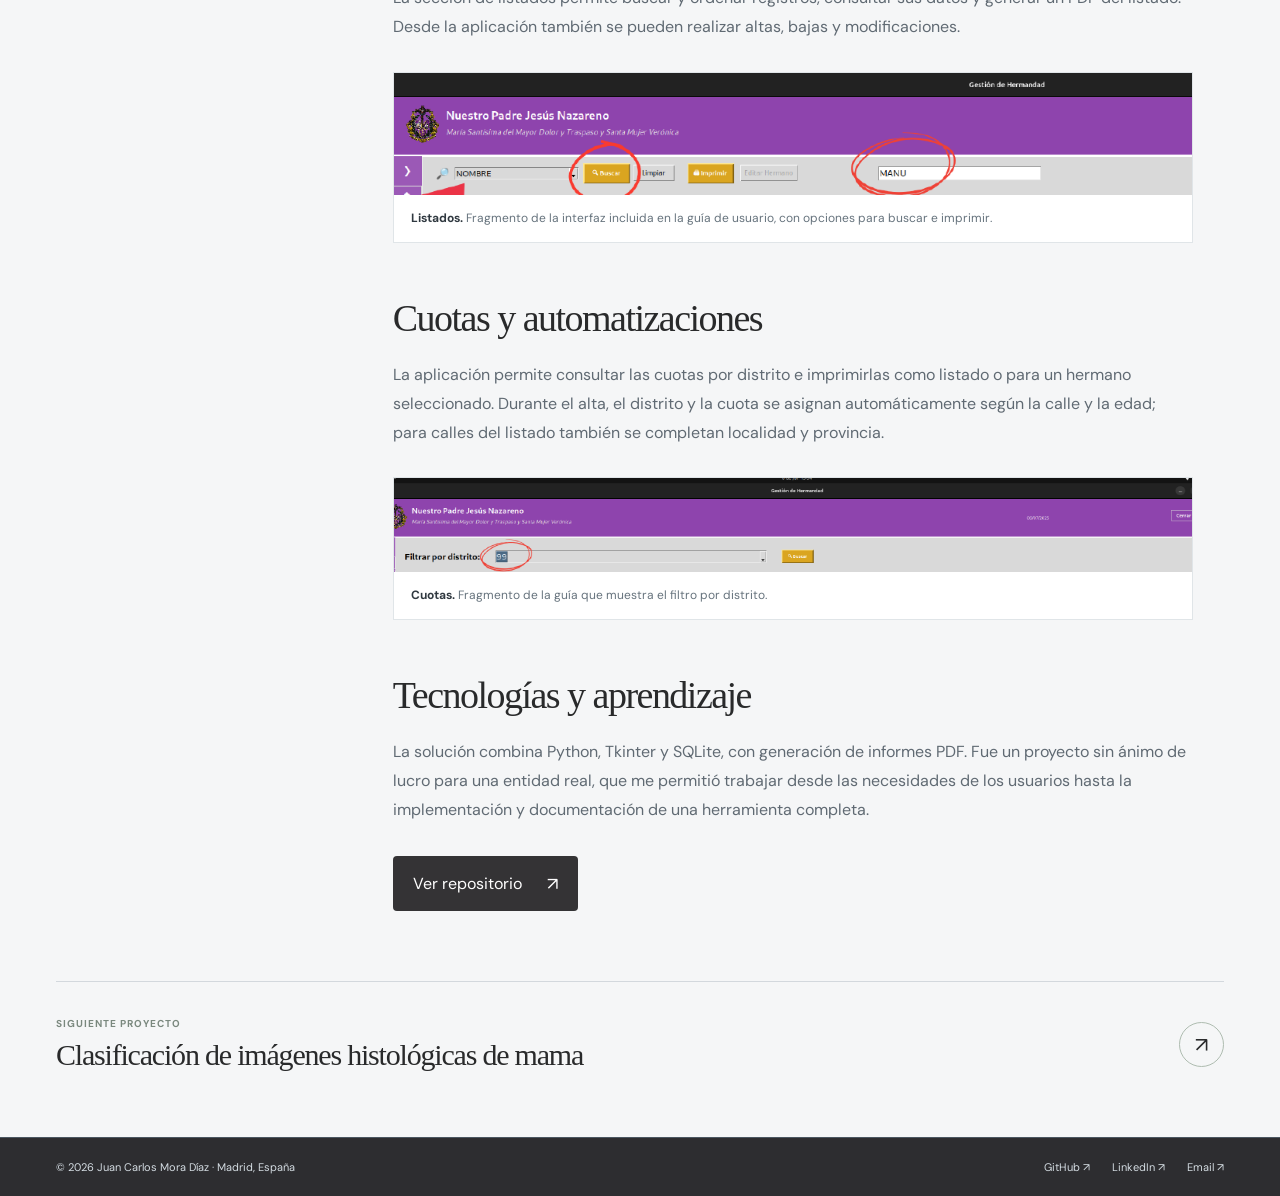
<file: proyectos/hermandad.html>
<!doctype html><html lang="es"><head><meta charset="utf-8"><meta name="viewport" content="width=device-width, initial-scale=1"><meta name="theme-color" content="#f5f5ef"><meta name="description" content="Una aplicación de escritorio creada para facilitar la gestión diaria de una hermandad, desde la base de datos hasta la interfaz de usuario."><title>Sistema de gestión de hermandad. | Juan Carlos Mora</title><link rel="stylesheet" href="../styles.css"></head><body><a class="skip" href="#contenido">Saltar al contenido</a><header class="container topbar"><a class="brand" href="../index.html" aria-label="Juan Carlos Mora, inicio"><span class="brand-mark profile-photo"><img src="../assets/perfil/juan-carlos.jpg" alt=""></span><span>Juan Carlos<br>Mora Díaz</span></a><nav class="nav" aria-label="Navegación principal"><a href="../index.html#proyectos">Proyectos</a><a href="../index.html#sobre-mi">Sobre mí</a><a href="../index.html#experiencia">Experiencia</a><a href="../index.html#contacto" class="nav-contact">Contacto <span aria-hidden="true">↗</span></a></nav></header><main id="contenido" class="container"><a class="case-back" href="../index.html#proyectos">← Volver a proyectos</a><section class="case-head"><div class="kicker">03 / Desarrollo de software · Proyecto aplicado</div><h1>Sistema de gestión de hermandad.</h1><p class="case-lead">Una aplicación de escritorio creada para facilitar la gestión diaria de una hermandad, desde la base de datos hasta la interfaz de usuario.</p><div class="case-tags"><span>Python</span><span>Tkinter</span><span>SQLite</span><span>PIL</span><span>Informes PDF</span></div></section><figure class="tfg-cover hermandad-cover"><img src="../assets/hermandad/portada-collage.png" alt="Composición ilustrativa de la hermandad y la interfaz de gestión"><figcaption>Composición ilustrativa basada en la aplicación y la hermandad</figcaption></figure><div class="case-strip"><div><strong>Proyecto</strong><span>Aplicación de escritorio</span></div><div><strong>Contexto</strong><span>Hermandad de Villacarrillo, Jaén</span></div><div><strong>Enfoque</strong><span>Desarrollo completo</span></div></div><div class="case-layout"><aside class="case-aside">Sobre el proyecto</aside><article class="case-content"><h2>El proyecto</h2><p>Desarrollé una aplicación de escritorio para ayudar a la hermandad Nuestro Padre Jesús Nazareno, María Santísima del Mayor Dolor y Traspaso y Santa Mujer Verónica, de Villacarrillo, a organizar las tareas habituales de gestión de sus hermanos.</p><p>El trabajo abarcó la base de datos, la lógica de la aplicación, la interfaz y la elaboración de una guía para facilitar su uso.</p>
<h2>Consulta y gestión de hermanos</h2><p>La sección de listados permite buscar y ordenar registros, consultar sus datos y generar un PDF del listado. Desde la aplicación también se pueden realizar altas, bajas y modificaciones.</p><figure class="tfg-figure"><img src="../assets/hermandad/listados.png" alt="Barra de búsqueda e impresión de la sección Listados de la aplicación" loading="lazy"><figcaption><strong>Listados.</strong> Fragmento de la interfaz incluida en la guía de usuario, con opciones para buscar e imprimir.</figcaption></figure>
<h2>Cuotas y automatizaciones</h2><p>La aplicación permite consultar las cuotas por distrito e imprimirlas como listado o para un hermano seleccionado. Durante el alta, el distrito y la cuota se asignan automáticamente según la calle y la edad; para calles del listado también se completan localidad y provincia.</p><figure class="tfg-figure"><img src="../assets/hermandad/cuotas.png" alt="Filtro por distrito en la sección de cuotas" loading="lazy"><figcaption><strong>Cuotas.</strong> Fragmento de la guía que muestra el filtro por distrito.</figcaption></figure>
<h2>Tecnologías y aprendizaje</h2><p>La solución combina Python, Tkinter y SQLite, con generación de informes PDF. Fue un proyecto sin ánimo de lucro para una entidad real, que me permitió trabajar desde las necesidades de los usuarios hasta la implementación y documentación de una herramienta completa.</p><div class="case-links"><a class="button" href="https://github.com/juancarlosmoradiaz/GESTOR-DE-HERMANDAD" target="_blank" rel="noopener noreferrer">Ver repositorio <span class="arrow" aria-hidden="true">↗</span></a></div></article></div><a class="next-case" href="bracs.html"><span><small>Siguiente proyecto</small><strong>Clasificación de imágenes histológicas de mama</strong></span><span class="project-arrow" aria-hidden="true">↗</span></a></main><footer class="footer"><div class="container footer-content"><span>© 2026 Juan Carlos Mora Díaz · Madrid, España</span><div class="footer-links"><a href="https://github.com/juancarlosmoradiaz" target="_blank" rel="noopener noreferrer">GitHub ↗</a><a href="https://www.linkedin.com/in/juancarlosmoradiaz/" target="_blank" rel="noopener noreferrer">LinkedIn ↗</a><a href="mailto:jcarlosmoradiaz2@gmail.com">Email ↗</a></div></div></footer></body></html>
</file>
<file: styles.css>
@import url('https://fonts.googleapis.com/css2?family=DM+Sans:wght@400;500;600;700&family=Manrope:wght@400;500;600;700;800&display=swap');
:root{--ink:#172a2b;--muted:#61706b;--paper:#f5f5ef;--line:#cdd5cb;--green:#c2f277;--deep:#173a34;--white:#fff;--rose:#f0d8d4;--serif:Georgia,'Times New Roman',serif;--sans:'DM Sans',-apple-system,BlinkMacSystemFont,'Segoe UI',sans-serif}
*{box-sizing:border-box}html{scroll-behavior:smooth}body{margin:0;background:var(--paper);color:var(--ink);font-family:var(--sans);-webkit-font-smoothing:antialiased}a{color:inherit;text-decoration:none}button{font:inherit}::selection{background:var(--green)}.container{width:min(1430px,calc(100% - 112px));margin:auto}.topbar{height:92px;border-bottom:1px solid var(--line);display:flex;align-items:center;justify-content:space-between;gap:30px}.brand{display:flex;align-items:center;gap:12px;font-weight:800;font-size:15px;line-height:1.1;letter-spacing:-.03em}.brand-mark{height:35px;width:35px;border-radius:50%;background:var(--deep);color:var(--green);display:grid;place-items:center;font:700 13px var(--sans);letter-spacing:-.08em}.nav{display:flex;align-items:center;gap:35px;font-size:13px;font-weight:600}.nav a:not(.nav-contact):hover,.text-link:hover{color:#63874a}.nav-contact{padding:13px 19px;border:1px solid var(--ink);border-radius:4px;transition:.2s}.nav-contact:hover{background:var(--ink);color:white}.skip{position:absolute;left:-9999px;top:10px;z-index:100;background:var(--green);padding:12px}.skip:focus{left:10px}.kicker{font-size:11px;letter-spacing:.16em;text-transform:uppercase;font-weight:700;display:flex;align-items:center;gap:10px}.kicker:before{content:'';width:7px;height:7px;border-radius:50%;background:#8eb956}.hero{display:grid;grid-template-columns:1.05fr .95fr;gap:8%;padding:78px 0 78px;align-items:center;min-height:650px}.hero h1{font-family:var(--serif);font-size:clamp(64px,6.6vw,108px);letter-spacing:-.065em;font-weight:400;line-height:.99;margin:29px 0 30px}.hero h1 em{font-weight:400;color:#778f75}.hero-copy{max-width:510px;font-size:17px;line-height:1.75;color:#53645e}.hero-actions{display:flex;align-items:center;gap:27px;margin-top:32px;font-size:13px;font-weight:700}.button{display:inline-flex;align-items:center;justify-content:center;gap:25px;padding:17px 20px;background:var(--deep);color:white;border-radius:4px;min-height:52px;transition:.2s}.button:hover{background:#2d554b}.button .arrow{font-size:18px;line-height:0}.plain-link{border-bottom:1px solid #7e9187;padding:7px 0}.visual{min-height:505px;background:#d4e1d1;position:relative;overflow:hidden;isolation:isolate}.visual:before{content:'';position:absolute;inset:0;background-image:linear-gradient(#375c4c10 1px,transparent 1px),linear-gradient(90deg,#375c4c10 1px,transparent 1px);background-size:33px 33px}.visual-label{position:absolute;top:25px;left:27px;right:27px;display:flex;justify-content:space-between;font-size:10px;font-weight:700;letter-spacing:.13em;text-transform:uppercase}.visual-circle{position:absolute;width:69%;aspect-ratio:1;left:17%;top:15%;border-radius:50%;background:#20463b;box-shadow:0 0 0 22px #e4eddd66}.visual-circle:before,.visual-circle:after{content:'';position:absolute;border:1px solid #c1e7a45e;border-radius:50%;inset:15%}.visual-circle:after{inset:29%}.visual-star{position:absolute;left:50%;top:47%;transform:translate(-50%,-50%);font-family:var(--serif);font-size:clamp(90px,12vw,170px);line-height:1;color:#c8efaa;font-weight:400}.visual-axis{position:absolute;left:50%;top:15%;height:70%;border-left:1px solid #c1e7a46e}.visual-cross{position:absolute;top:50%;left:16%;width:68%;border-top:1px solid #c1e7a46e}.visual-stamp{position:absolute;right:24px;bottom:24px;background:#f7f8ed;padding:18px 22px;width:200px;font-size:11px;line-height:1.5;box-shadow:0 8px 28px #183e2015}.visual-stamp strong{display:block;font-family:var(--serif);font-size:25px;font-weight:400;letter-spacing:-.04em}.hero-foot{border-top:1px solid var(--line);border-bottom:1px solid var(--line);display:grid;grid-template-columns:repeat(3,1fr);padding:21px 0;gap:20px}.hero-foot div{font-size:12px;color:#65726c}.hero-foot strong{display:block;color:var(--ink);font-size:13px;margin-bottom:5px}.section{padding:108px 0}.section-heading{display:flex;justify-content:space-between;align-items:end;gap:30px;margin-bottom:37px}.section-title{font-family:var(--serif);font-size:clamp(44px,4.9vw,68px);line-height:1.05;letter-spacing:-.055em;font-weight:400;margin:12px 0 0}.section-note{font-size:13px;color:var(--muted);max-width:300px;line-height:1.6}.project-list{border-top:1px solid var(--line)}.project{display:grid;grid-template-columns:78px 1fr minmax(230px,29%) 55px;align-items:center;gap:30px;border-bottom:1px solid var(--line);padding:30px 0;transition:background .2s}.project:hover .project-arrow{background:var(--deep);color:white}.project-index{align-self:start;padding-top:6px;font-size:12px;color:#6d7a70}.project-meta{font-size:11px;text-transform:uppercase;font-weight:700;letter-spacing:.1em;color:#708073}.project h3{font-family:var(--serif);font-size:clamp(29px,3vw,42px);font-weight:400;letter-spacing:-.045em;line-height:1.08;margin:11px 0}.project p{font-size:14px;color:var(--muted);line-height:1.65;max-width:550px;margin:0}.project-art{height:180px;position:relative;overflow:hidden;display:flex;align-items:center;justify-content:center}.project-art small{position:absolute;top:16px;left:18px;font-size:9px;font-weight:700;letter-spacing:.12em;text-transform:uppercase}.art-bracs{background:#ecd6d1;color:#5d414b}.art-bracs .art-circle{width:125px;height:125px;border:1px solid #a9788069;border-radius:50%;box-shadow:0 0 0 17px #d7acb044,0 0 0 34px #d7acb037;display:grid;place-items:center;font:italic 40px var(--serif)}.art-hand{background:#d2e2d4;color:#345646}.hand-svg{width:130px;height:155px;fill:none;stroke:#426857;stroke-width:1.1}.art-desk{background:#dfe2d2;color:#4d634a}.art-window{width:158px;height:108px;border:1px solid #72846e;background:#eef1e8;box-shadow:10px 10px 0 #b7c5af;position:relative}.art-window:before{content:'●  ●  ●';display:block;font-size:7px;padding:7px;border-bottom:1px solid #9ead99;letter-spacing:2px}.art-window:after{content:'';display:block;margin:14px 14px 0;height:45px;background:linear-gradient(to right,#aac3a0 0 29%,transparent 29% 36%,#d2dec9 36% 100%)}.project-arrow{width:45px;height:45px;border:1px solid #aebcb0;border-radius:50%;display:grid;place-items:center;font-size:21px;transition:.2s}.about{background:#e2e9dc}.about-grid{display:grid;grid-template-columns:1fr 1.1fr;gap:15%;align-items:start}.about-copy{font-family:var(--serif);font-size:clamp(25px,2.6vw,37px);letter-spacing:-.035em;line-height:1.3;margin:0 0 25px}.body-copy{font-size:15px;line-height:1.8;color:#58685e;max-width:650px}.credentials{display:grid;grid-template-columns:1fr 1fr;gap:22px;margin-top:38px;border-top:1px solid #bac9b8;padding-top:25px}.credentials strong{font-size:13px;display:block;margin-bottom:6px}.credentials span{font-size:12px;line-height:1.5;color:#63736a}.skills{display:grid;grid-template-columns:1fr 1fr 1fr;gap:26px}.skill-group{border-top:1px solid var(--line);padding-top:20px}.skill-group h3{font-size:13px;margin:0 0 18px}.skill-group p{font-size:14px;line-height:1.9;color:var(--muted);margin:0}.contact{background:var(--deep);color:#f4f6ed;padding:88px 0}.contact .kicker:before{background:var(--green)}.contact-grid{display:grid;grid-template-columns:1fr auto;gap:40px;align-items:end}.contact h2{font:400 clamp(46px,5.3vw,77px)/1.05 var(--serif);letter-spacing:-.055em;max-width:700px;margin:18px 0}.contact p{color:#c2d1c6;font-size:15px;line-height:1.7;max-width:590px}.button-light{background:var(--green);color:#16362d}.button-light:hover{background:#d3f5a1;color:#16362d}.footer{background:#173a34;color:#c2d1c6;border-top:1px solid #46645a;padding:22px 0;font-size:11px}.footer-content{display:flex;justify-content:space-between;gap:20px}.footer-links{display:flex;gap:22px}.case-back{display:inline-flex;gap:10px;color:#60726a;font-size:13px;font-weight:700;margin-top:43px}.case-head{padding:64px 0 55px;max-width:1000px}.case-head h1{font:400 clamp(52px,6.5vw,92px)/1.01 var(--serif);letter-spacing:-.06em;margin:23px 0}.case-lead{font-size:18px;line-height:1.75;color:#596a61;max-width:780px}.case-tags{display:flex;gap:10px;flex-wrap:wrap;margin-top:26px}.case-tags span{border:1px solid #c3cfc3;padding:8px 11px;border-radius:2px;font-size:11px;font-weight:600}.case-strip{display:grid;grid-template-columns:repeat(3,1fr);border-top:1px solid var(--line);border-bottom:1px solid var(--line);padding:25px 0;gap:20px}.case-strip strong{font-size:13px;display:block;margin-bottom:6px}.case-strip span{font-size:13px;color:var(--muted)}.case-layout{display:grid;grid-template-columns:220px 1fr;gap:10%;padding:70px 0}.case-aside{font-size:11px;text-transform:uppercase;letter-spacing:.12em;font-weight:700;color:#7b8b7e}.case-content{max-width:800px}.case-content h2{font:400 38px/1.15 var(--serif);letter-spacing:-.04em;margin:0 0 20px}.case-content h2:not(:first-child){margin-top:54px}.case-content p,.case-content li{font-size:16px;line-height:1.8;color:#53645c}.case-content li{padding-left:7px;margin:8px 0}.case-content ul{padding-left:19px}.metric-grid{display:grid;grid-template-columns:repeat(2,1fr);gap:2px;background:#c8d5c8;margin:30px 0}.metric{background:#e4ecdf;padding:25px}.metric strong{display:block;font:400 41px var(--serif);letter-spacing:-.05em}.metric span{font-size:12px;color:#5a6d60}.notice{border-left:2px solid #8eae7b;padding-left:18px;font-size:13px!important}.case-links{display:flex;gap:22px;align-items:center;flex-wrap:wrap;margin-top:32px}.next-case{border-top:1px solid var(--line);padding:35px 0 65px;display:flex;justify-content:space-between;align-items:center;gap:20px}.next-case small{display:block;text-transform:uppercase;letter-spacing:.1em;font-size:10px;color:#7a887e;font-weight:700;margin-bottom:8px}.next-case strong{font:400 30px var(--serif);letter-spacing:-.04em}.mobile-only{display:none}@media(max-width:900px){.container{width:min(100% - 52px,720px)}.topbar{height:76px}.nav{gap:18px}.hero{gap:6%;min-height:0;padding:65px 0}.hero h1{font-size:clamp(55px,9vw,75px)}.visual{min-height:390px}.visual-stamp{width:165px}.project{grid-template-columns:45px 1fr 190px 45px;gap:18px}.project-art{height:150px}.section{padding:80px 0}.case-layout{gap:6%;grid-template-columns:155px 1fr}}@media(max-width:650px){.container{width:calc(100% - 40px)}.topbar{height:72px}.brand{font-size:13px}.nav a:not(.nav-contact){display:none}.nav-contact{padding:10px 13px;font-size:12px}.hero{display:flex;flex-direction:column;align-items:stretch;padding:52px 0;gap:36px}.hero h1{font-size:clamp(57px,14vw,78px);margin:23px 0}.hero-copy{font-size:16px}.hero-actions{gap:18px}.visual{min-height:340px}.visual-circle{width:58%;left:21%;top:14%}.visual-axis{top:14%;height:63%}.visual-cross{top:45%;left:20%;width:60%}.visual-star{top:44%;font-size:105px}.visual-stamp{right:16px;bottom:16px}.hero-foot{grid-template-columns:1fr 1fr;row-gap:19px}.hero-foot div:last-child{grid-column:1/-1}.section{padding:70px 0}.section-heading{display:block}.section-note{margin-top:18px}.project{grid-template-columns:35px 1fr 40px;gap:12px;padding:27px 0}.project-content{grid-column:2}.project-art{grid-row:2;grid-column:2/4;height:155px}.project-arrow{grid-column:3;grid-row:1;width:38px;height:38px}.project h3{font-size:31px}.about-grid{grid-template-columns:1fr;gap:35px}.credentials{gap:16px}.skills{grid-template-columns:1fr;gap:25px}.contact{padding:70px 0}.contact-grid{grid-template-columns:1fr}.footer-content{flex-direction:column}.case-head{padding:50px 0}.case-head h1{font-size:50px}.case-lead{font-size:16px}.case-strip{grid-template-columns:1fr;gap:15px}.case-layout{display:block;padding:55px 0}.case-aside{margin-bottom:20px}.case-content h2{font-size:33px}.case-content p,.case-content li{font-size:15px}.metric strong{font-size:33px}.next-case strong{font-size:25px}}

/* Warm graphite and terracotta: a light, readable editorial palette. */
:root{--ink:#292a2b;--muted:#606973;--paper:#f5f6f7;--line:#d3d8dd;--green:#6c8298;--deep:#303032;--rose:#dce3e9}
.hero h1 em{color:#526e89}.kicker:before{background:#6b839a}.visual{background:#dce3e9;color:#394651}.visual:before{background-image:linear-gradient(#65798a0e 1px,transparent 1px),linear-gradient(90deg,#65798a0e 1px,transparent 1px)}.visual-circle{background:#343c45;box-shadow:0 0 0 22px #edf2f5aa}.visual-circle:before,.visual-circle:after{border-color:#b9cedd70}.visual-axis{border-color:#b9cedd70}.visual-cross{border-color:#b9cedd70}.visual-star{color:#c2d4e2}.visual-stamp{background:#fafbfc;color:#30363c}.hero-foot div,.project p,.case-lead,.case-content p,.case-content li,.body-copy{color:#606a73}.section-title span{color:#6b839a!important}.project:hover .project-arrow{background:#526e89;color:white}.art-bracs{background:#dfe4e9;color:#526273}.art-bracs .art-circle{border-color:#8e9fb080;box-shadow:0 0 0 17px #b7c6d447,0 0 0 34px #b7c6d433}.art-hand{background:#dbe2e8;color:#536576}.hand-svg{stroke:#657f96}.hand-svg g{fill:#657f96}.art-desk{background:#e1e4e7;color:#58636d}.art-window{border-color:#9baab6;background:#f7f9fa;box-shadow:10px 10px 0 #c0ccd4}.art-window:before{border-color:#b4c0ca}.art-window:after{background:linear-gradient(to right,#849bad 0 29%,transparent 29% 36%,#d5e0e7 36% 100%)}.about{background:#e9edf0}.credentials{border-color:#c8d1d8}.credentials span,.skill-group p,.section-note{color:#626d76}.button{background:#343335}.button:hover{background:#526e89}.button-light{background:#aabfce;color:#202830}.button-light:hover{background:#c2d2dd;color:#202830}.contact,.footer{background:#2d2d30}.contact p,.footer{color:#d4dce2}.footer{border-color:#4b5761}.contact .kicker:before{background:#a5bdce}.metric-grid{background:#c5d1da}.metric{background:#e7edf1}.metric span{color:#62727e}.notice{border-color:#6b839a}.case-tags span{border-color:#c3cfd8}.case-back,.case-aside{color:#71828f}.nav a:not(.nav-contact):hover,.text-link:hover{color:#526e89}

/* TFG: fotografías y figuras de la memoria. */
.project-photo{background:#eee8ed}.project-photo img{width:100%;height:100%;object-fit:cover}.project-photo small{z-index:1;background:#f9f8f7e8;color:#38434b;padding:7px 9px;top:12px;left:12px}.tfg-cover{margin:0 0 30px;background:#f0eef0}.tfg-cover img{display:block;width:100%;max-height:440px;object-fit:cover;object-position:center}.tfg-cover figcaption{padding:12px 16px;color:#68737c;font-size:12px}.tfg-figure{margin:30px 0 38px;background:#fff;border:1px solid #e0e5e8}.tfg-figure img{display:block;width:100%;height:auto}.tfg-figure figcaption{padding:14px 17px;color:#66737d;font-size:12px;line-height:1.65}.tfg-figures{display:grid;grid-template-columns:1fr 1fr;gap:16px}.tfg-figures .tfg-figure{margin:0 0 30px}.case-content strong{color:#303940}@media(max-width:650px){.tfg-cover img{max-height:270px}.tfg-figures{grid-template-columns:1fr;gap:0}.tfg-figures .tfg-figure{margin:0 0 18px}}
/* Preserve the entire histology image in both cover placements. */
.project-photo img{object-fit:contain;background:#f2eef1}.tfg-cover img{object-fit:contain;height:auto;max-height:440px;background:#f2eef1}
.gesture-demo{margin:28px 0 48px;background:#22272c}.gesture-demo video{display:block;width:100%;max-height:570px;background:#111;object-fit:contain}.gesture-demo figcaption{padding:14px 18px;color:#d5dce2;font-size:12px;line-height:1.6}.gesture-flow{display:grid;grid-template-columns:repeat(3,1fr);gap:2px;background:#ccd6de;margin:30px 0}.gesture-flow div{background:#edf1f4;padding:22px 18px;min-height:138px}.gesture-flow small{display:block;color:#788b9a;font-size:10px;font-weight:700;margin-bottom:18px}.gesture-flow strong{display:block;font-size:15px;margin-bottom:8px}.gesture-flow span{display:block;color:#667681;font-size:12px;line-height:1.5}@media(max-width:650px){.gesture-flow{grid-template-columns:1fr}.gesture-flow div{min-height:0}.gesture-flow small{margin-bottom:8px}}
.gesture-cover img,.gesture-cover-card img{object-fit:contain;background:#111}.gesture-cover-card small{background:#f9f8f7e8;color:#38434b}
/* La tarjeta de gestos llena el marco y oculta el borde de la captura. */
.gesture-cover-card{background:transparent}.gesture-cover-card img{width:100%;height:100%;object-fit:cover;object-position:center;transform:scale(1.14)}
.gesture-cover-media{overflow:hidden;aspect-ratio:1.7;background:#111}.gesture-cover-media img{display:block;width:100%;height:100%;max-height:none;object-fit:cover;object-position:center;transform:scale(1.14)}
.gesture-cover{max-width:760px;margin:0 auto 30px}
.profile-photo{overflow:hidden;background:#dbe2e8}.profile-photo img{width:100%;height:100%;object-fit:cover;object-position:56% 45%;transform:scale(2.3)}.profile-hero img{position:absolute;inset:0;width:100%;height:100%;object-fit:cover;object-position:58% 48%}.profile-hero .visual-label{color:#fff;text-shadow:0 1px 8px #0009}.profile-hero .visual-stamp{z-index:1}
.hermandad-card img{object-fit:cover;object-position:center;background:#e6eaed}.hermandad-cover{max-width:900px;margin:0 auto 30px}.hermandad-cover img{object-fit:contain;max-height:470px;background:#e6eaed}
.education-entry{display:flex;align-items:flex-start;gap:12px;min-width:0}.education-logo{flex:0 0 46px;width:46px;height:46px;display:flex;align-items:center;justify-content:center;overflow:hidden;border-radius:5px;background:#fff}.education-logo img{max-width:none;display:block}.ugr-logo img{width:82px;height:46px;object-fit:contain}.udit-logo{background:#1c181b;justify-content:flex-start}.udit-logo img{height:23px;width:auto;margin-left:-1px}
@media(max-width:650px){.education-entry{gap:8px}.education-logo{flex-basis:38px;width:38px;height:38px}.ugr-logo img{width:68px;height:38px}.udit-logo img{height:19px}}
</file>
